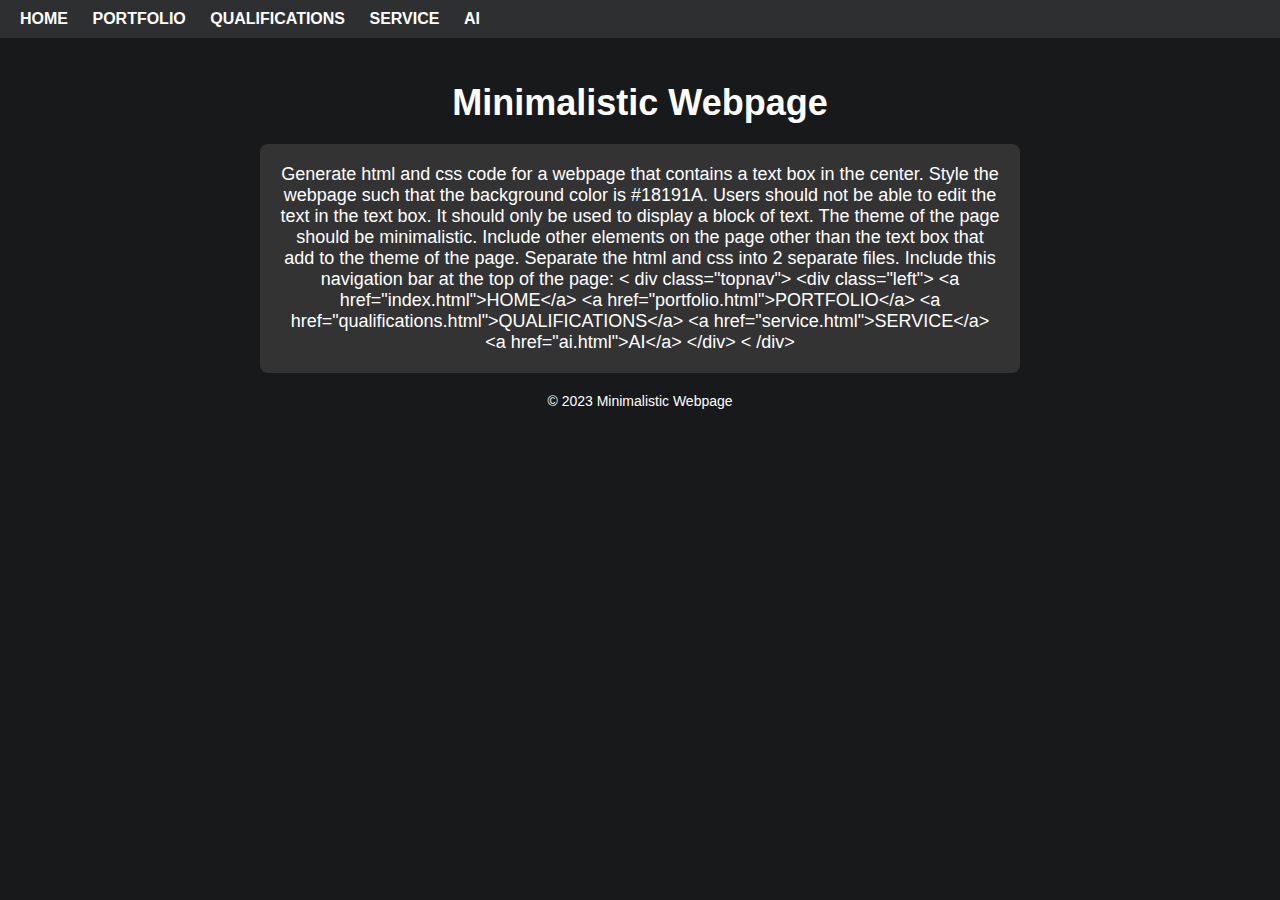
<file: ai.html>
<!DOCTYPE html>
<html lang="en">
<head>
    <meta charset="UTF-8">
    <meta name="viewport" content="width=device-width, initial-scale=1.0">
    <link rel="stylesheet" href="ai_styles.css">
    <title>Minimalistic Webpage</title>
</head>
<body>
    <div class="topnav">
        <div class="left">
            <a href="index.html">HOME</a>
            <a href="portfolio.html">PORTFOLIO</a>
            <a href="qualifications.html">QUALIFICATIONS</a>
            <a href="service.html">SERVICE</a>
            <a href="ai.html">AI</a>
        </div>
    </div>
    <div class="container">
        <header>
            <h1>Minimalistic Webpage</h1>
        </header>
        <main>
            <div class="textbox">
                <p>Generate html and css code for a webpage that contains a text box in the center.  Style the webpage such that the background color 
                    is #18191A. Users should not be able to edit the text in the text box. It should only be used to display a block of text. The theme 
                    of the page should be minimalistic. Include other elements on the page other than the text box that add to the theme of the page. 
                    Separate the html and css into 2 separate files. Include this navigation bar at the top of the page:
                    &lt; div class="topnav"&gt;
                    &lt;div class="left"&gt;
                    &lt;a href="index.html"&gt;HOME&lt;/a&gt;
                    &lt;a href="portfolio.html"&gt;PORTFOLIO&lt;/a&gt;
                    &lt;a href="qualifications.html"&gt;QUALIFICATIONS&lt;/a&gt;
                    &lt;a href="service.html"&gt;SERVICE&lt;/a&gt;
                    &lt;a href="ai.html"&gt;AI&lt;/a&gt;
                        &lt;/div&gt;
                    &lt; /div&gt;
                </p>
            </div>
        </main>
        <footer>
            <p>&copy; 2023 Minimalistic Webpage</p>
        </footer>
    </div>
</body>
</html>
</file>
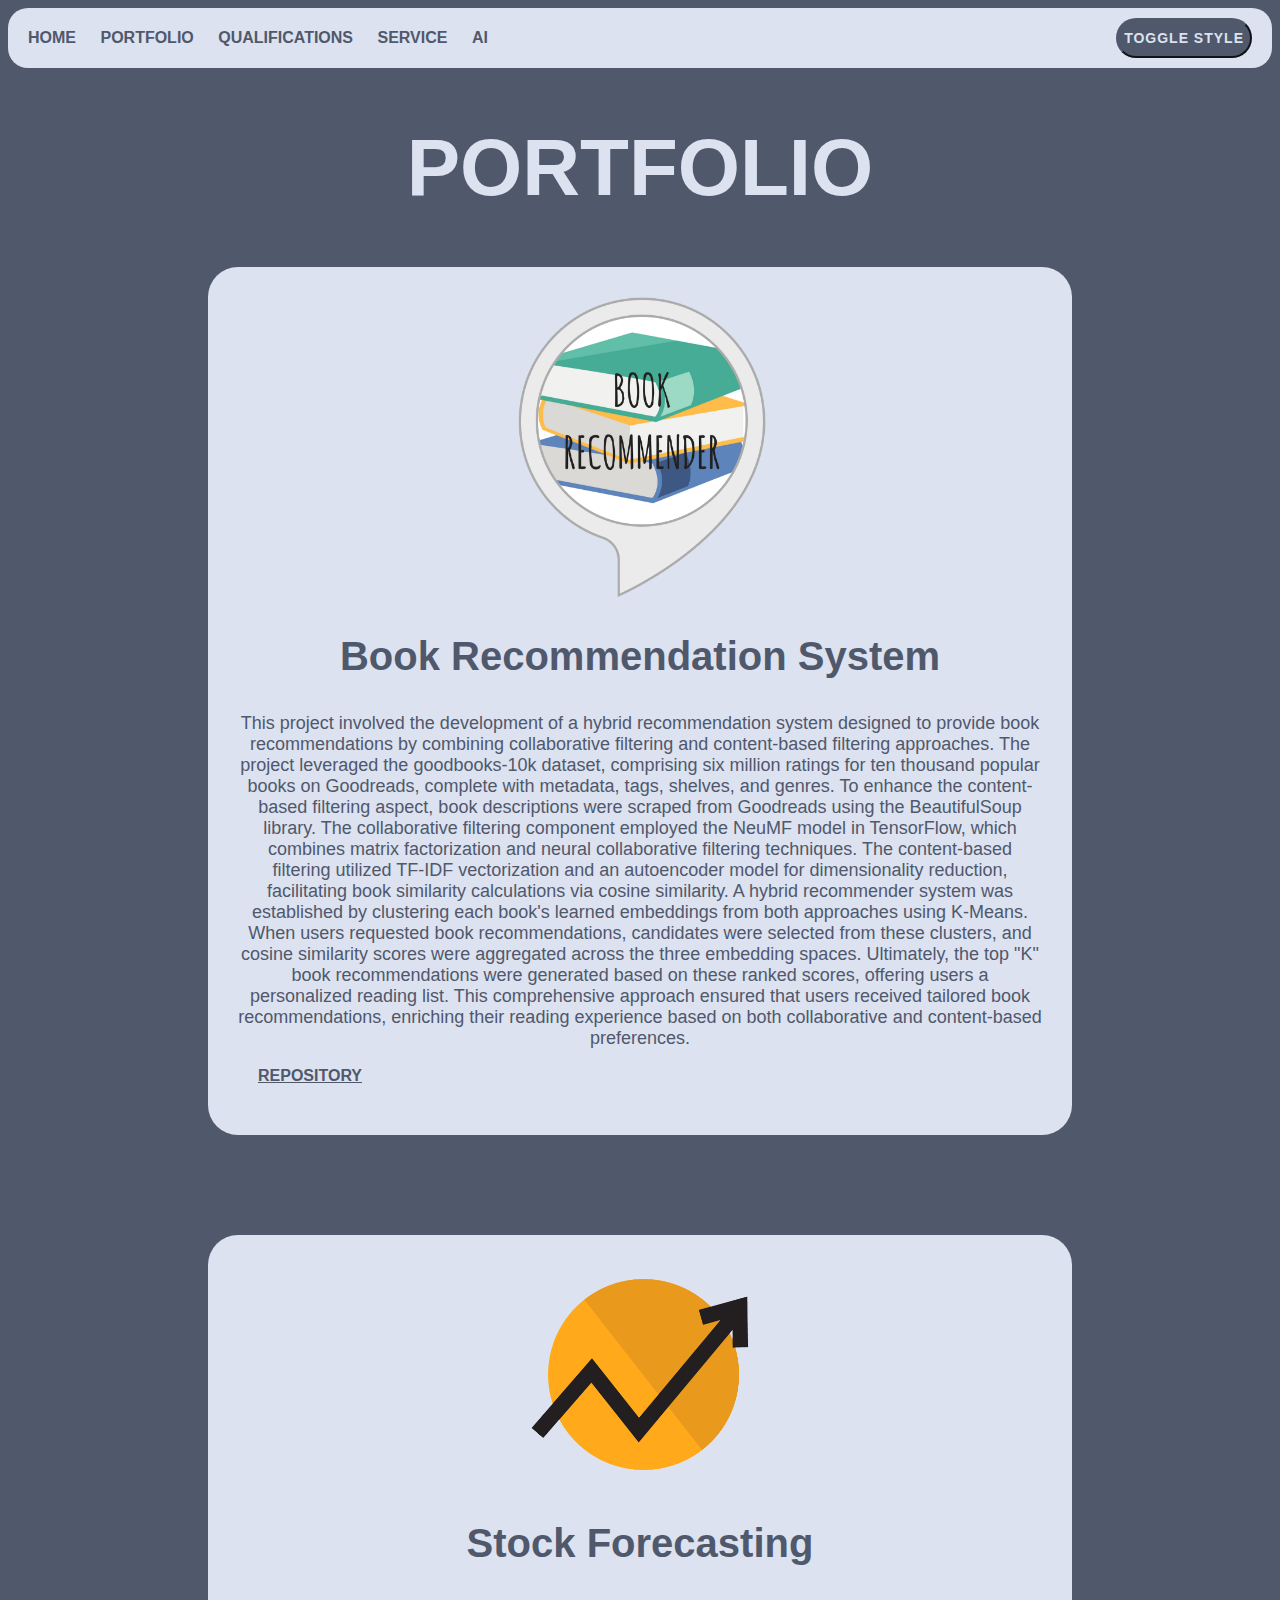
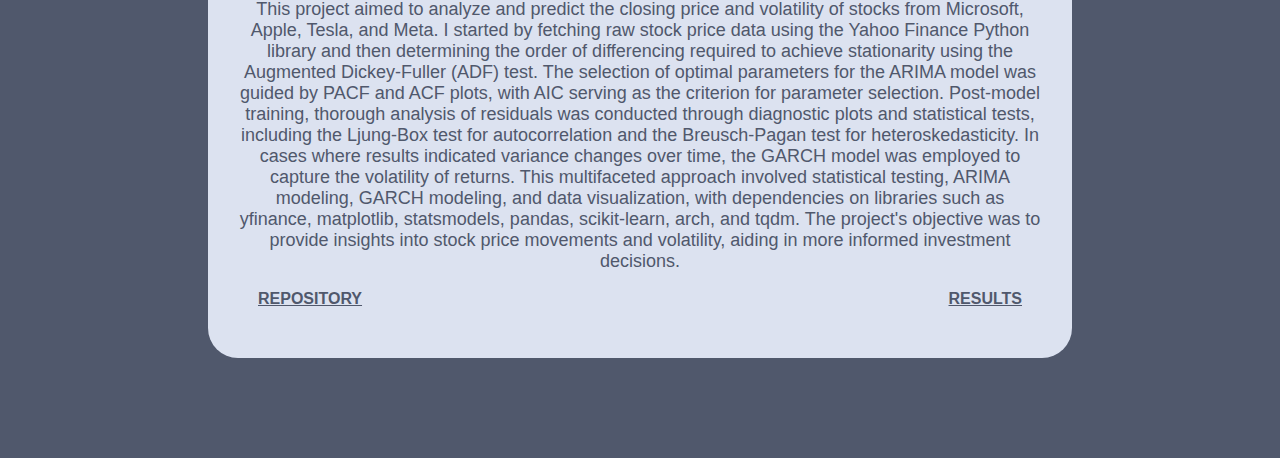
<file: portfolio.html>
<!DOCTYPE html>
<html lang="en">
    <head>
        <link id="mainStyleSheet" rel="stylesheet" href="style2.css">
        <script src="functions.js"></script>
    </head>


    <body>
        <!-- navigation bar -->
        <div class="topnav">
            <div class="left">
                <a href="index.html">HOME</a>
                <a href="portfolio.html">PORTFOLIO</a>
                <a href="qualifications.html">QUALIFICATIONS</a>
                <a href="service.html">SERVICE</a>
                <a href="ai.html">AI</a>
            </div>
            <div class="right">
                <button class="button" type="button" onclick="toggleStyleSheet()">Toggle Style</button>
            </div>
        </div>


        <!-- banner -->
        <div class="header">
            <h1>PORTFOLIO</h1>
        </div>
        

        <!-- project description 1 -->
        <div class="content">
            <div class="side_image">
                <img src="attachments/book_recommender.png" alt="Image Description">
            </div>
            <div class="text">
                <h2>Book Recommendation System</h2>
                <p>This project involved the development of a hybrid recommendation system designed to provide book recommendations 
                    by combining collaborative filtering and content-based filtering approaches. The project leveraged the goodbooks-10k dataset, 
                    comprising six million ratings for ten thousand popular books on Goodreads, complete with metadata, tags, shelves, and genres. To enhance the content-based 
                    filtering aspect, book descriptions were scraped from Goodreads using the BeautifulSoup library. The collaborative filtering component employed the NeuMF 
                    model in TensorFlow, which combines matrix factorization and neural collaborative filtering techniques. The content-based filtering utilized TF-IDF 
                    vectorization and an autoencoder model for dimensionality reduction, facilitating book similarity calculations via cosine similarity. A hybrid recommender 
                    system was established by clustering each book's learned embeddings from both approaches using K-Means. When users requested book recommendations, 
                    candidates were selected from these clusters, and cosine similarity scores were aggregated across the three embedding spaces. Ultimately, the top "K" 
                    book recommendations were generated based on these ranked scores, offering users a personalized reading list. This comprehensive approach ensured that 
                    users received tailored book recommendations, enriching their reading experience based on both collaborative and content-based preferences.</p>
                <div class="links">
                    <a href="https://github.com/suhulavu/Book-Recommender-System" target="_blank">Repository</a>
                </div>
            </div>
        </div>
        

        <!-- project description 2-->
        <div class="content">
            <div class="side_image">
                <img src="attachments/stock.png" alt="Image Description">
            </div>
            <div class="text">
                <h2>Stock Forecasting</h2>
                <p>This project aimed to analyze and predict the closing price and volatility of stocks from Microsoft, Apple, Tesla, and Meta. 
                    I started by fetching raw stock price data using the Yahoo Finance Python library and then determining the order of differencing required to 
                    achieve stationarity using the Augmented Dickey-Fuller (ADF) test. The selection of optimal parameters for the ARIMA model was guided by PACF 
                    and ACF plots, with AIC serving as the criterion for parameter selection. Post-model training, thorough analysis of residuals was conducted 
                    through diagnostic plots and statistical tests, including the Ljung-Box test for autocorrelation and the Breusch-Pagan test for heteroskedasticity. 
                    In cases where results indicated variance changes over time, the GARCH model was employed to capture the volatility of returns. This multifaceted 
                    approach involved statistical testing, ARIMA modeling, GARCH modeling, and data visualization, with dependencies on libraries such as yfinance, 
                    matplotlib, statsmodels, pandas, scikit-learn, arch, and tqdm. The project's objective was to provide insights into stock price movements and 
                    volatility, aiding in more informed investment decisions.</p>
                <div class="links">
                    <a href="https://github.com/suhulavu/Stock-Forecasting" target="_blank">Repository</a>
                    <a href="https://suhulavu.github.io/Stock-Forecasting/" target="_blank">Results</a>
                </div>

            </div>
        </div>
    </body>
</html>
</file>
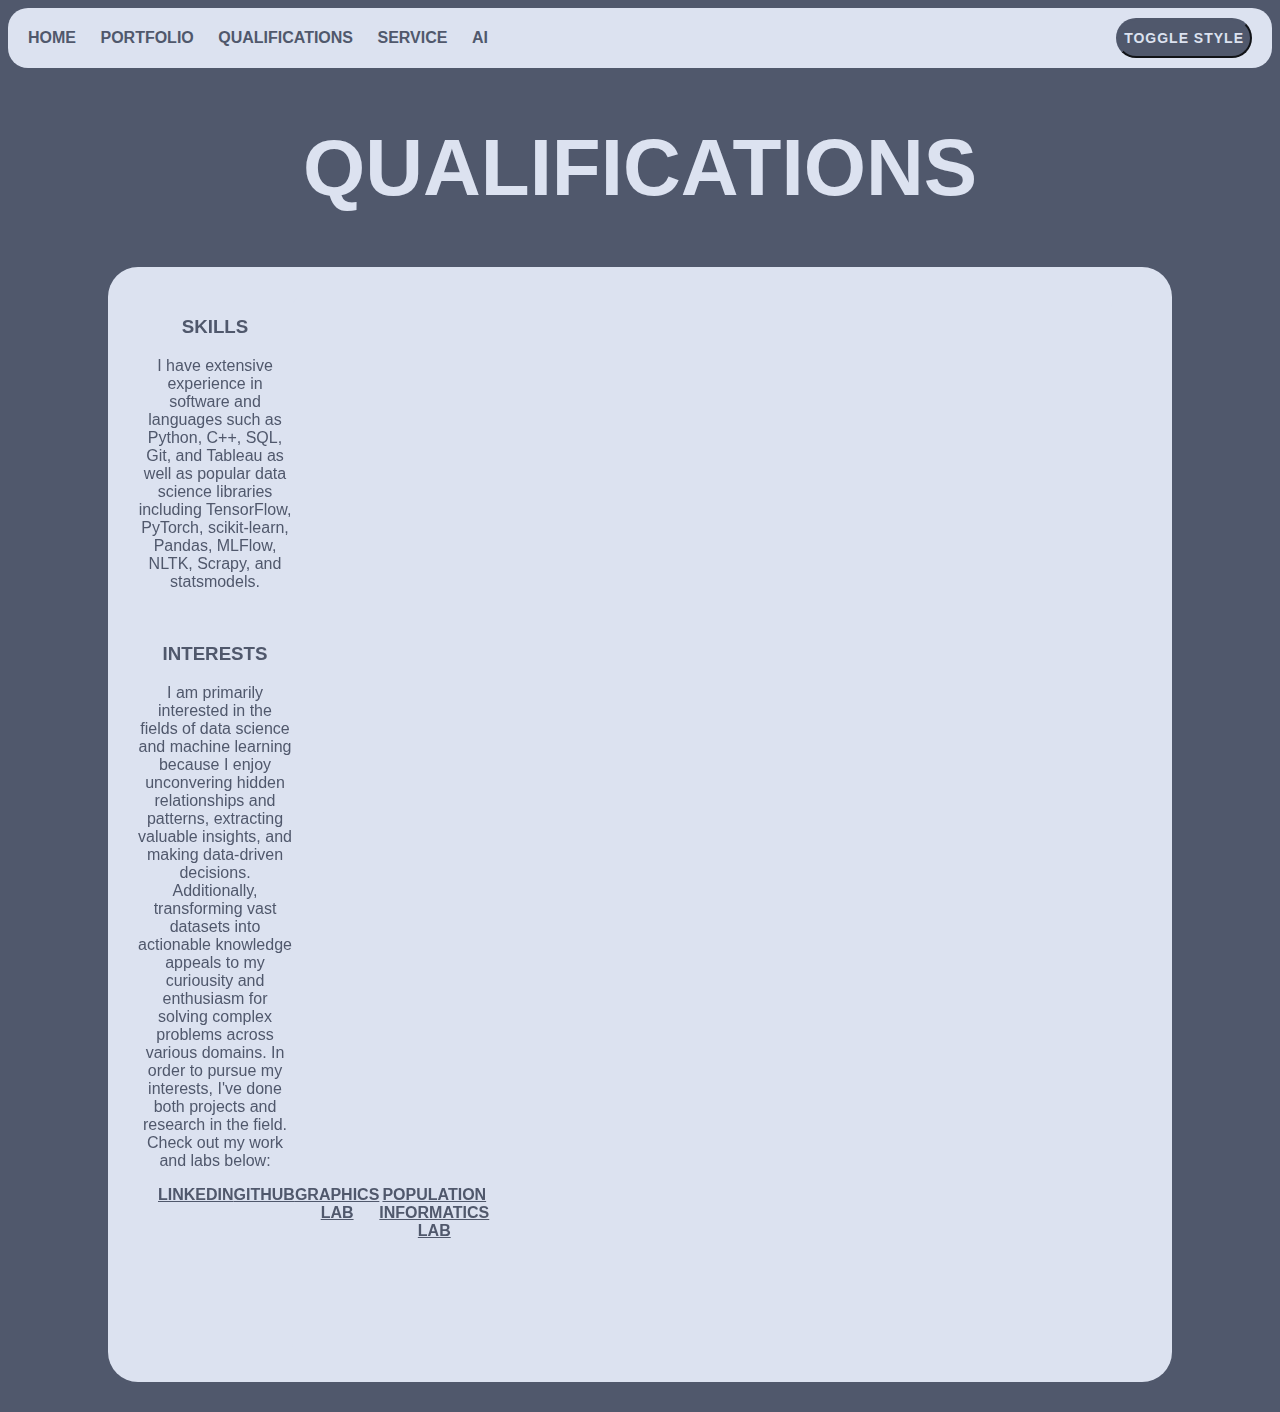
<file: qualifications.html>
<!DOCTYPE html>
<html lang="en">
    <head>
        <link id="mainStyleSheet" rel="stylesheet" href="style2.css">
        <script src="functions.js"></script>
    </head>


    <body>
        <!-- navigation bar -->
        <div class="topnav">
            <div class="left">
                <a href="index.html">HOME</a>
                <a href="portfolio.html">PORTFOLIO</a>
                <a href="qualifications.html">QUALIFICATIONS</a>
                <a href="service.html">SERVICE</a>
                <a href="ai.html">AI</a>
            </div>
            <div class="right">
                <button class="button" type="button" onclick="toggleStyleSheet()">Toggle Style</button>
            </div>
        </div>


        <!-- banner -->
        <div class="header">
            <h1>QUALIFICATIONS</h1>
        </div>


        <!-- resume with skills and interests -->
        <div class="resume">
            <iframe src="https://drive.google.com/file/d/1eGihdTZJQpRHPI9pqb8Gi9xabM58JaNM/preview" type="application/pdf" width="800" height="1035" frameborder="0"></iframe>
            
            <div class="right_text">
                <h3>SKILLS</h3>
                <p>I have extensive experience in software and languages such as Python, C++, SQL, Git, and Tableau as well as popular data science libraries 
                    including TensorFlow, PyTorch, scikit-learn, Pandas, MLFlow, NLTK, Scrapy, and statsmodels.
                </p>
                <br>

                <h3>INTERESTS</h3>
                <p>I am primarily interested in the fields of data science and machine learning because I enjoy unconvering hidden relationships and patterns,
                    extracting valuable insights, and making data-driven decisions. Additionally, transforming vast datasets into actionable knowledge appeals
                    to my curiousity and enthusiasm for solving complex problems across various domains. In order to pursue my interests, I've done both projects
                    and research in the field. Check out my work and labs below:
                </p>
                
                <div class="links">
                    <a href="https://www.linkedin.com/in/suhrit-lavu-359282220/" target="_blank">LinkedIn</a>
                    <a href="https://github.com/suhulavu" target="_blank">Github</a>
                    <a href="https://people.engr.tamu.edu/nimak/index.html" target="_blank">Graphics Lab</a>
                    <a href="https://sites.google.com/view/pinformatics/home" target="_blank">Population Informatics Lab</a>
                </div>
            </div>
        </div>
    </body>
</html>
</file>
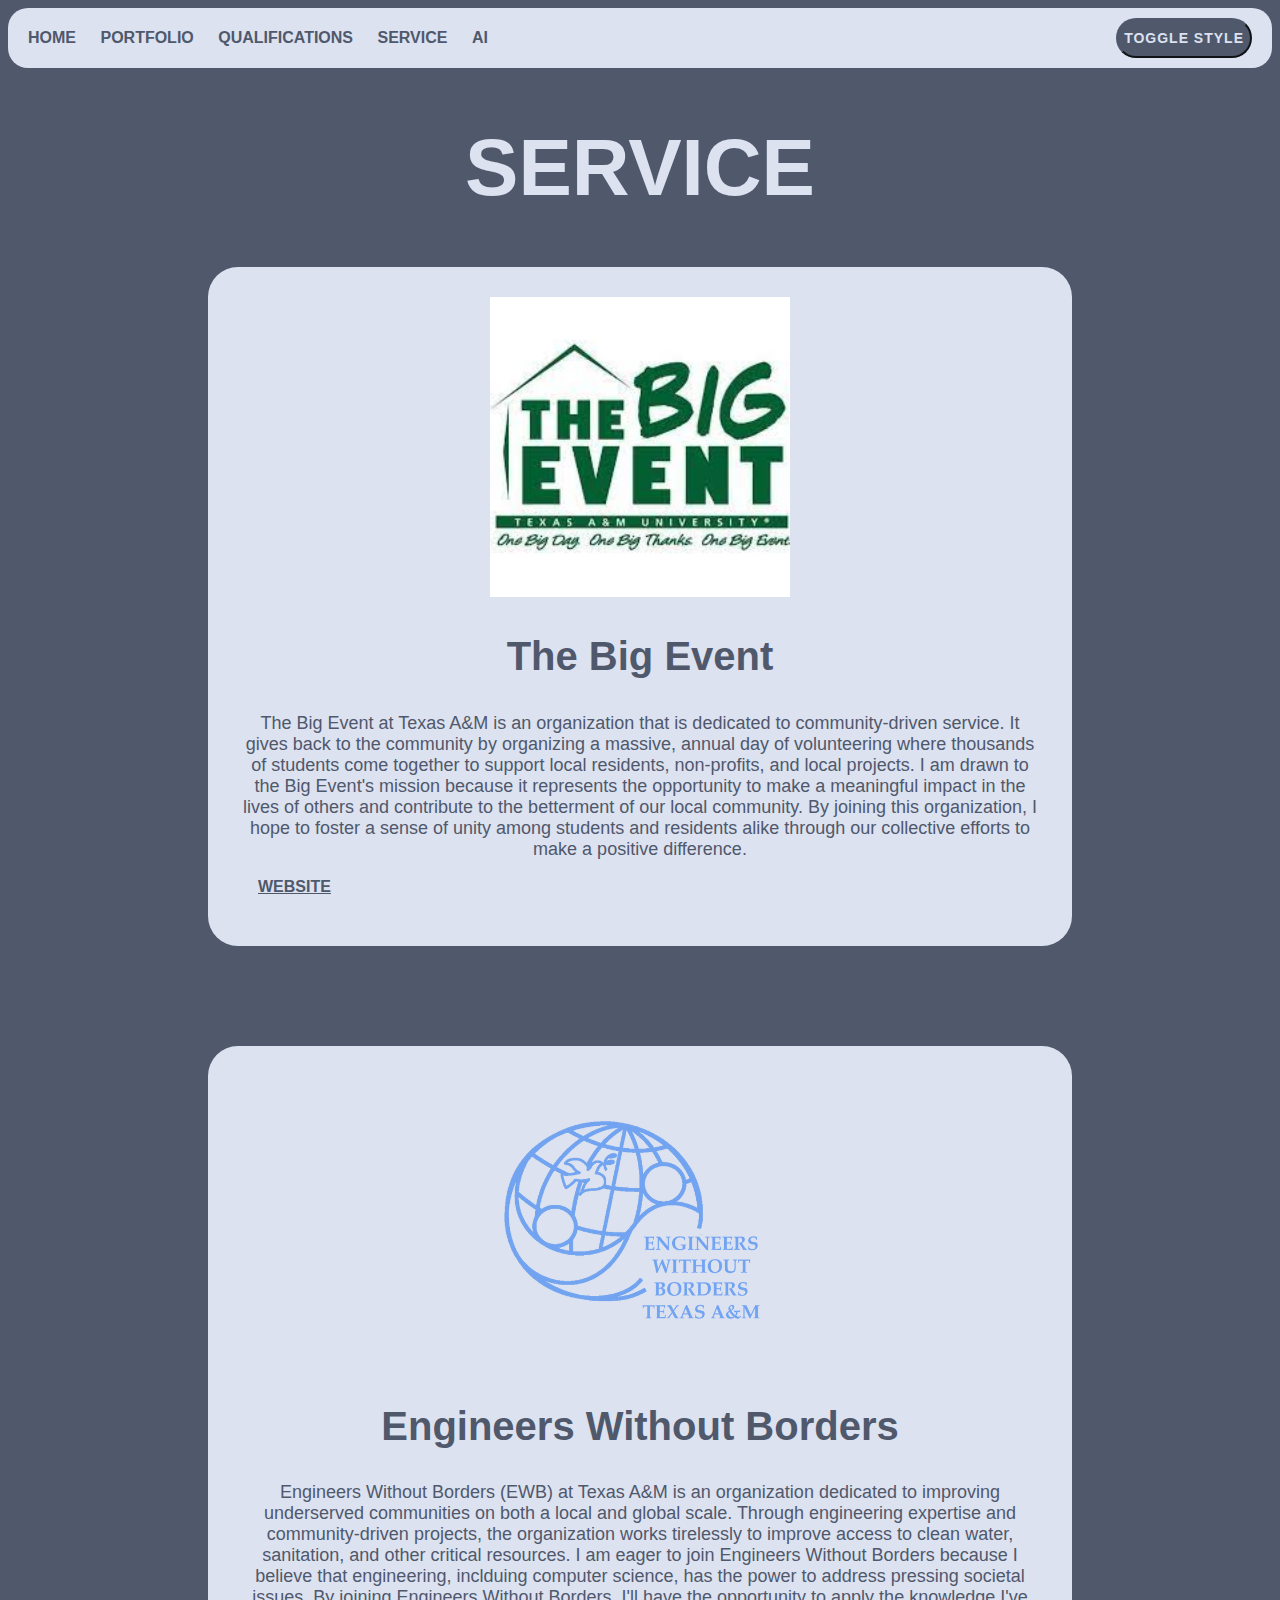
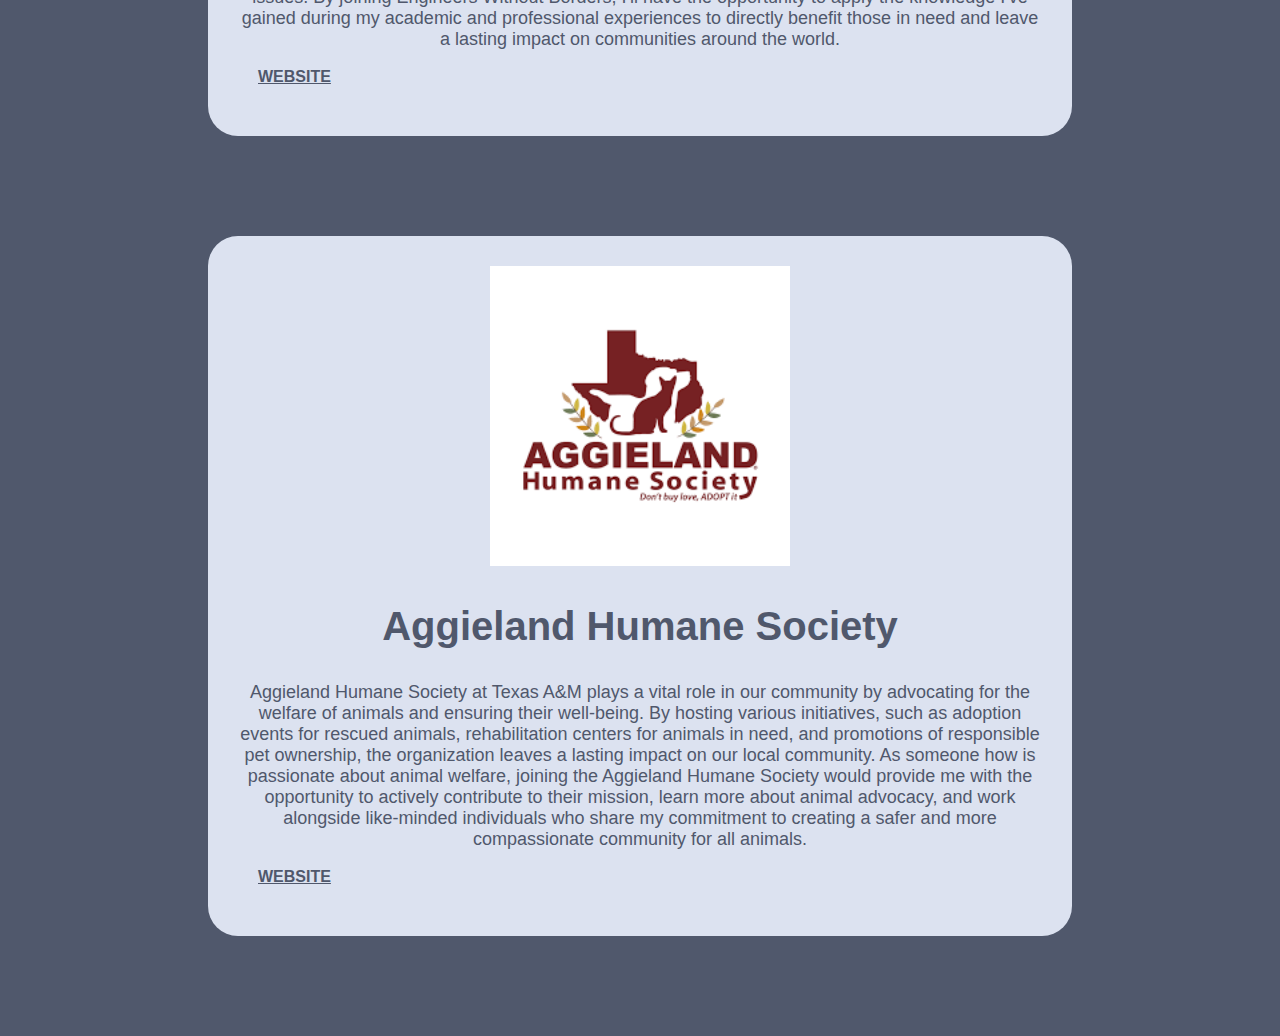
<file: service.html>
<!DOCTYPE html>
<html lang="en">
    <head>
        <link id="mainStyleSheet" rel="stylesheet" href="style2.css">
        <script src="functions.js"></script>
    </head>


    <body>
        <!-- navigation bar -->
        <div class="topnav">
            <div class="left">
                <a href="index.html">HOME</a>
                <a href="portfolio.html">PORTFOLIO</a>
                <a href="qualifications.html">QUALIFICATIONS</a>
                <a href="service.html">SERVICE</a>
                <a href="ai.html">AI</a>
            </div>
            <div class="right">
                <button class="button" type="button" onclick="toggleStyleSheet()">Toggle Style</button>
            </div>
        </div>

        <!-- banner -->
        <div class="header">
            <h1>SERVICE</h1>
        </div>


        <!-- organization 1 description -->
        <div class="content">
            <div class="side_image">
                <img src="attachments/big_event.jfif" alt="Image Description" width="400", height="400">
            </div>
            <div class="text">
                <h2>The Big Event</h2>
                <p>The Big Event at Texas A&M is an organization that is dedicated to community-driven service. It gives back to the community 
                    by organizing a massive, annual day of volunteering where thousands of students come together to support local residents, 
                    non-profits, and local projects. I am drawn to the Big Event's mission because it represents the opportunity to make a 
                    meaningful impact in the lives of others and contribute to the betterment of our local community. By joining this organization, I hope to 
                    foster a sense of unity among students and residents alike through our collective efforts to make a positive difference.</p>
                <div class="links">
                    <a href="https://bigevent.tamu.edu/" target="_blank">Website</a>
                </div>
            </div>
        </div>


        <!-- organization 2 description -->
        <div class="content">
            <div class="side_image">
                <img src="attachments/ewb.png" alt="Image Description" width="400", height="400">
            </div>
            <div class="text">
                <h2>Engineers Without Borders</h2>
                <p>
                    Engineers Without Borders (EWB) at Texas A&M is an organization dedicated to improving underserved communities on both a local and global scale. 
                    Through engineering expertise and community-driven projects, the organization works tirelessly to improve access to clean water, sanitation, 
                    and other critical resources. I am eager to join Engineers Without Borders because I believe that engineering, inclduing computer science, has 
                    the power to address pressing societal issues. By joining Engineers Without Borders, I'll have the opportunity to apply the knowledge I've 
                    gained during my academic and professional experiences to directly benefit those in need and leave a lasting impact on communities around the world.</p>
                <div class="links">
                    <a href="https://www.ewb-tamu.org/" target="_blank">Website</a>
                </div>               
            </div>
        </div>


        <!-- organization 3 description -->
        <div class="content">
            <div class="side_image">
                <img src="attachments/humane.png" alt="Image Description" width="400", height="400">
            </div>
            <div class="text">
                <h2>Aggieland Humane Society</h2>
                <p>Aggieland Humane Society at Texas A&M plays a vital role in our community by advocating for the welfare of animals and ensuring their well-being. 
                    By hosting various initiatives, such as adoption events for rescued animals, rehabilitation centers for animals in need, and promotions of responsible
                    pet ownership, the organization leaves a lasting impact on our local community. As someone how is passionate about animal welfare, joining the Aggieland 
                    Humane Society would provide me with the opportunity to actively contribute to their mission, learn more about animal advocacy, and work alongside 
                    like-minded individuals who share my commitment to creating a safer and more compassionate community for all animals.</p>
                <div class="links">
                    <a href="https://aggielandhumane.org/" target="_blank">Website</a>
                </div>
            </div>
        </div>
    </body>
</html>
</file>
<file: ai_styles.css>
body {
    margin: 0;
    padding: 0;
    background-color: #18191A;
    font-family: Arial, sans-serif;
    color: #FFF;
}

.container {
    max-width: 800px;
    margin: 0 auto;
    text-align: center;
    padding: 20px;
    box-sizing: border-box;
}

header h1 {
    font-size: 36px;
    margin-bottom: 20px;
}

main .textbox {
    background-color: #333;
    padding: 20px;
    border-radius: 8px;
}

main .textbox p {
    margin: 0;
    font-size: 18px;
}

footer {
    margin-top: 20px;
}

footer p {
    font-size: 14px;
}


.topnav {
    background-color: #2e2f30;
    overflow: hidden;
    display: flex;
    justify-content: space-between;
    align-items: center;
    padding: 10px 20px;
    color: white;
}


.left a {
    color: white; 
    text-decoration: none; 
    margin-right: 20px; 
    font-weight: bold;
}
</file>
<file: style2.css>
body {
    background-color: #50586C;
    font-family: 'Proxima Nova', sans-serif;
}

.topnav {
    background-color: #DCE2F0;
    overflow-x: auto;
    display: flex;
    justify-content: space-between;
    align-items: center;
    padding: 10px 20px;
    border-radius: 20px;
}


.left a {
    color: #50586C; 
    text-decoration: none; 
    margin-right: 20px; 
    font-weight: bold;
}



.button {
    text-align: center;
    align-items: center;
    background-color: #50586C;
    border-color: #50586C;
    border-radius: 100px;
    min-height: 40px;
    min-width: 100px;
    text-transform: uppercase;
    cursor: pointer;
    font-size: 14px;
    letter-spacing: 1px;
    color: #DCE2F0;
    transition: background-color 200ms ease-in-out;
    font-weight: bold;

    &:hover {
        background-color: #a1adca;
    }
    
    &:active {
        background-color: #50586C;
    }

    &:focus {
        outline: none;
    }
}

.header {
    text-align: center;
    font-weight: bold;
    color: #DCE2F0;
    font-size: 40px;
    background-color: #50586C;
}


.image {
    float: right;
    margin-right: 50px;
}



.image img {
    max-width: 100%;
    height: auto;
    border-radius: 10px; 
    overflow: hidden;
    border: 10px solid #DCE2F0;
}

.textbox {
    border-radius: 30px;
    background-color: #DCE2F0;
    color: #50586C;
    text-align: center;
    padding: 30px;
    margin-right: 300px;
}


.text h2 {
    font-size: 40px;
}


.text p {
    font-size: 18px;;
} 


.image-container {
    display: flex;
    justify-content: space-evenly; 
    align-items: center;
    padding: 30px;
    margin-right: 500px;
    margin-top: 20px;
}


.circular-image {
    width: 100px; 
    height: 100px;
    border-radius: 50%; 
    overflow: hidden;
    margin-left: 30px; 
    border: 10px solid #DCE2F0; 
}


.circular-image img {
    max-width: 100%;
    height: auto;
}


.content {
    border-radius: 30px;
    background-color: #DCE2F0;
    color: #50586C;
    text-align: center;
    padding: 30px;
    align-items: center;
    margin-right: 200px;
    margin-left: 200px;
    margin-bottom: 100px;
}


.content img {
    width: 300px;
    height: auto;

}


.content a {
    color: #50586C;
    text-transform: uppercase;
    font-weight: bold;
}


.links {
    justify-content: space-between;
    display: flex;
    margin-left: 20px;
    margin-right: 20px;
    margin-bottom: 20px;
    color: #50586C;
    text-transform: uppercase;
    font-weight: bold;
    text-decoration: none;
}


iframe {
    float: right;
    border: 10px solid #DCE2F0;
    border-radius: 10px;
    margin-right: 30px;
}


.resume {
    border-radius: 30px;
    background-color: #DCE2F0;
    color: #50586C;
    text-align: center;
    padding: 30px;
    align-items: center;
    margin-right: 100px;
    margin-left: 100px;
    margin-bottom: 30px;
    float: left;
}


.resume a {
    color: #50586C;
    text-transform: uppercase;
    font-weight: bold;
}
</file>
